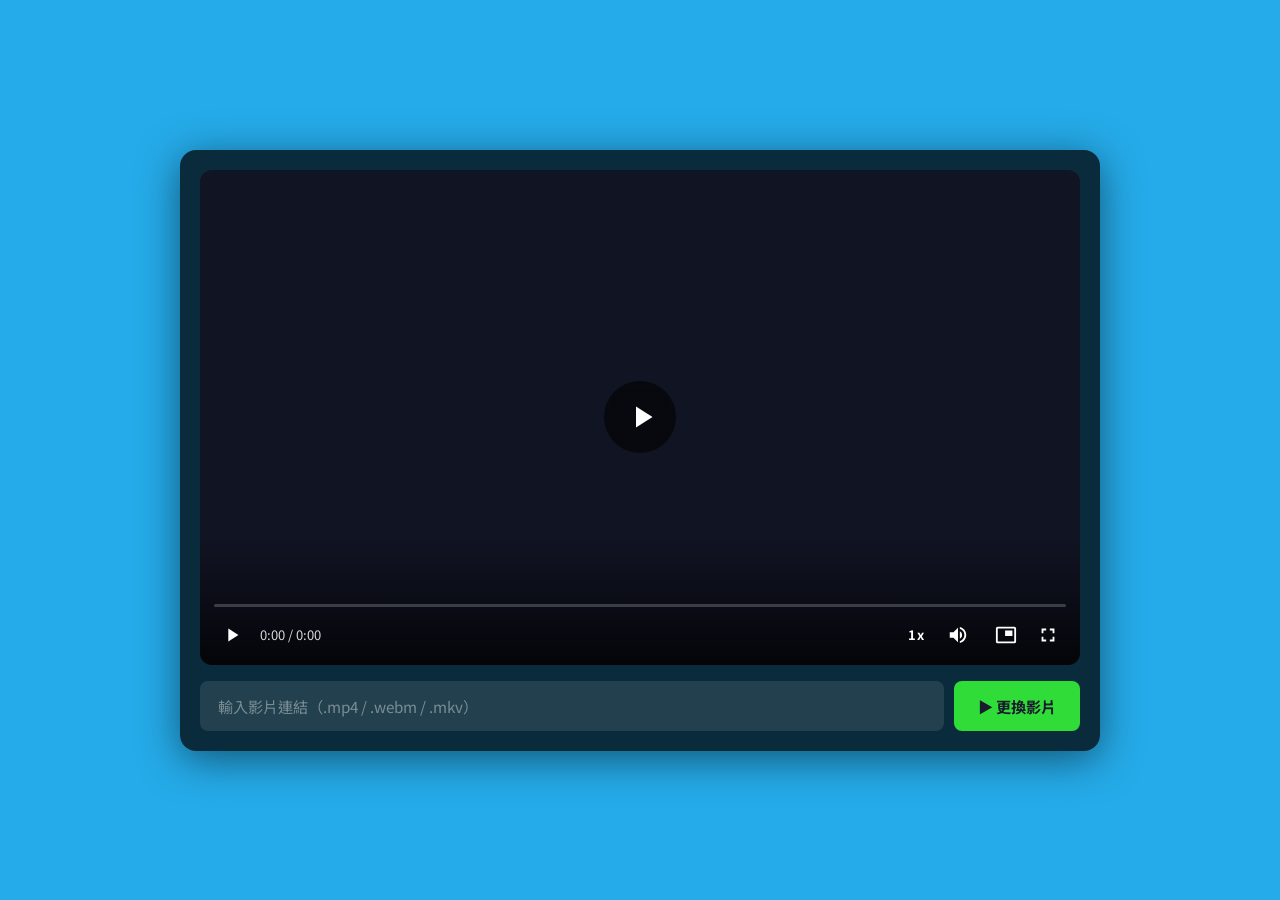
<file: index.html>
<!DOCTYPE html>
<html lang="zh-TW" prefix="og: http://ogp.me/ns#">
<head>
  <meta charset="UTF-8">
  <meta name="viewport" content="width=device-width, initial-scale=1.0">
  <meta name="description" content="時雨羽衣 (9歲) - 羽衣馬麻的專屬頁面">

  <meta property="og:title" content="時雨羽衣">
  <meta property="og:description" content="(9歲)">
  <meta property="og:url" content="https://rushiaismywaifu.github.io/ui_shigure">
  <meta property="og:image" content="https://raw.githubusercontent.com/rushiaismywaifu/rushiaismywaifu.github.io/main/image.png">
  <meta property="og:type" content="website">
  <meta property="og:site_name" content="Rushia My Beloved">

  <link rel="icon" href="https://raw.githubusercontent.com/rushiaismywaifu/rushiaismywaifu.github.io/main/favicon.ico" type="image/x-icon">
  <link rel="stylesheet" href="styles.css">
  <title>羽衣馬麻</title>
</head>
<body>
  <div class="background">
    <div class="content">

      <!-- ======== 自訂播放器 ======== -->
      <div class="player" id="player">
        <video id="video" preload="auto"
          src="https://github.com/rushiaismywaifu/ui_shigure/releases/download/1.0/ui_shigure.mkv">
        </video>

        <!-- 大播放按鈕 -->
        <div class="player__overlay" id="overlay">
          <button class="player__big-play" id="bigPlayBtn" aria-label="播放">
            <svg viewBox="0 0 24 24" fill="currentColor"><path d="M8 5v14l11-7z"/></svg>
          </button>
        </div>

        <!-- 載入動畫 -->
        <div class="player__spinner" id="spinner">
          <div class="player__spinner-circle"></div>
        </div>

        <!-- 播放/暫停動畫氣泡 -->
        <div class="player__action" id="actionIcon"></div>

        <!-- 底部漸層 -->
        <div class="player__gradient"></div>

        <!-- 控制列 -->
        <div class="player__controls" id="controls">
          <!-- 進度條 -->
          <div class="player__progress" id="progressArea">
            <div class="player__progress-track">
              <div class="player__progress-buffer" id="bufferBar"></div>
              <div class="player__progress-filled" id="filledBar"></div>
            </div>
            <div class="player__progress-tooltip" id="tooltip">0:00</div>
          </div>

          <!-- 按鈕列 -->
          <div class="player__bar">
            <button class="player__btn" id="playBtn" aria-label="播放"></button>
            <span class="player__time" id="timeDisplay">0:00 / 0:00</span>

            <div class="player__spacer"></div>

            <!-- ★ 倍速選單 -->
            <div class="player__speed-wrapper" id="speedWrapper">
              <button class="player__btn player__speed-btn" id="speedBtn" aria-label="播放速度">1x</button>
              <div class="player__speed-menu" id="speedMenu">
                <div class="player__speed-title">播放速度</div>
                <button class="player__speed-option" data-speed="0.25">0.25x</button>
                <button class="player__speed-option" data-speed="0.5">0.5x</button>
                <button class="player__speed-option" data-speed="0.75">0.75x</button>
                <button class="player__speed-option active" data-speed="1">正常</button>
                <button class="player__speed-option" data-speed="1.25">1.25x</button>
                <button class="player__speed-option" data-speed="1.5">1.5x</button>
                <button class="player__speed-option" data-speed="1.75">1.75x</button>
                <button class="player__speed-option" data-speed="2">2x</button>
              </div>
            </div>

            <button class="player__btn" id="volBtn" aria-label="音量"></button>
            <div class="player__vol-wrap" id="volWrap">
              <div class="player__vol-track" id="volTrack">
                <div class="player__vol-filled" id="volFilled"></div>
              </div>
            </div>
            <button class="player__btn" id="pipBtn" aria-label="子母畫面"></button>
            <button class="player__btn" id="fsBtn" aria-label="全螢幕"></button>
          </div>
        </div>
      </div>
      <!-- ======== /播放器 ======== -->

      <!-- 更換影片 -->
      <div class="input-wrapper">
        <input type="url" id="videoURL" class="url-input"
          placeholder="輸入影片連結（.mp4 / .webm / .mkv）" aria-label="影片連結">
        <button id="changeVideoBtn" class="change-btn">▶ 更換影片</button>
      </div>
      <div id="errorMsg" class="error-msg" role="alert" hidden></div>
    </div>
  </div>

  <script src="main.js"></script>
</body>
</html>
</file>
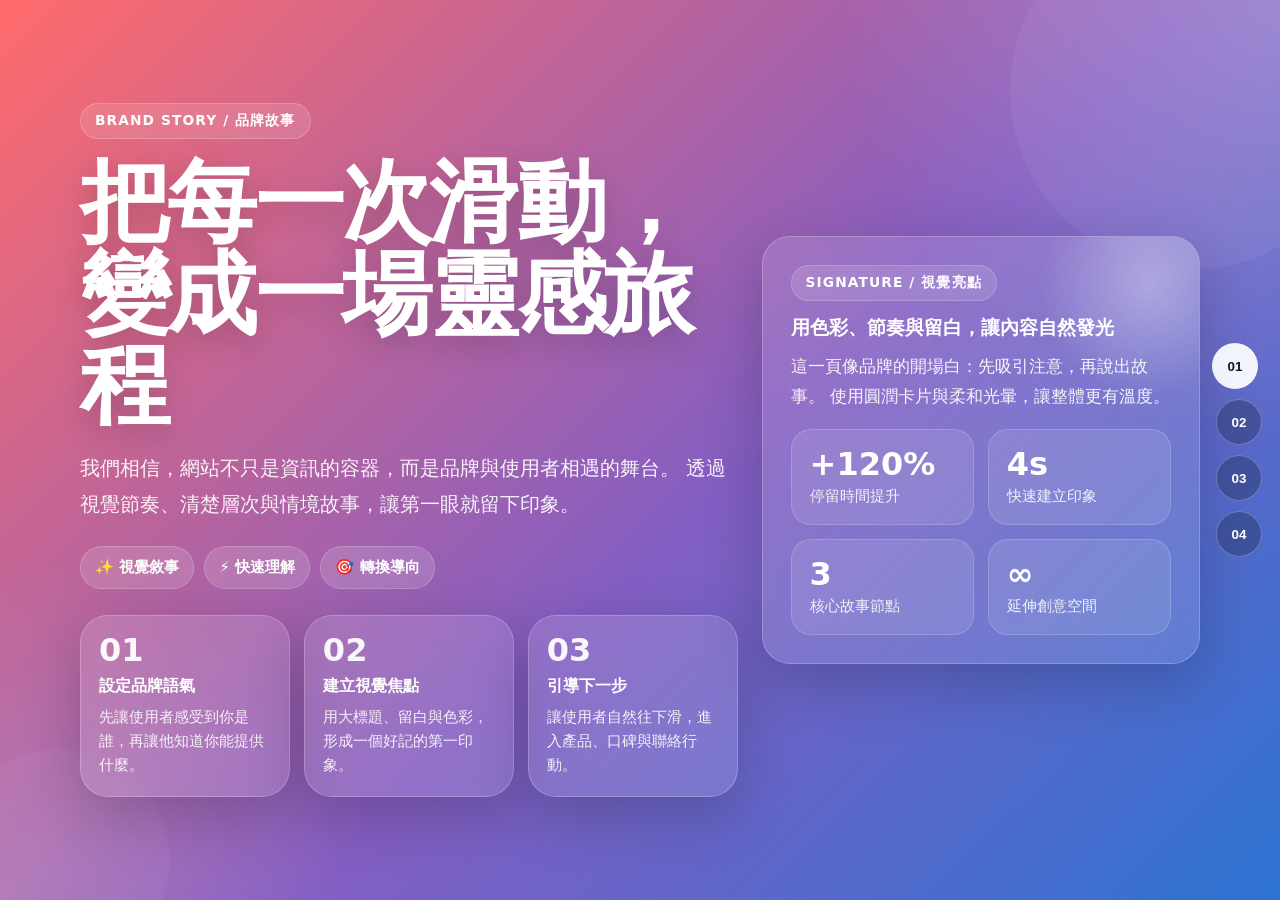
<file: mini.html>
<!DOCTYPE html>
<html lang="zh-Hant">
<head>
    <meta charset="UTF-8">
    <meta name="viewport" content="width=device-width, initial-scale=1.0">
    <title>創意 Scroll Snap 範例</title>
    <style>
        :root{
            --white: rgba(255,255,255,.95);
            --glass: rgba(255,255,255,.12);
            --glass-border: rgba(255,255,255,.22);
            --shadow: 0 20px 60px rgba(0,0,0,.20);
        }

        * { box-sizing: border-box; }

        html, body {
            margin: 0;
            padding: 0;
            height: 100%;
            background: #0f172a;
            color: #fff;
            font-family: "Noto Sans TC", "PingFang TC", "Microsoft JhengHei", system-ui, sans-serif;
        }

        body {
            overflow: hidden;
        }

        .container {
            height: 100vh;
            height: 100dvh;
            overflow-y: auto;
            overflow-x: hidden;
            scroll-snap-type: y mandatory;
            scroll-behavior: smooth;
        }

        .container::-webkit-scrollbar {
            width: 10px;
        }

        .container::-webkit-scrollbar-track {
            background: rgba(255,255,255,.06);
        }

        .container::-webkit-scrollbar-thumb {
            background: rgba(255,255,255,.25);
            border-radius: 999px;
        }

        section {
            position: relative;
            min-height: 100vh;
            min-height: 100dvh;
            padding: clamp(24px, 5vw, 64px);
            display: flex;
            align-items: center;
            justify-content: center;
            overflow: hidden;
            scroll-snap-align: start;
            scroll-snap-stop: always;
            isolation: isolate;
            color: #fff;
        }

        section::before,
        section::after {
            content: "";
            position: absolute;
            border-radius: 50%;
            pointer-events: none;
            opacity: .25;
        }

        .content {
            position: relative;
            z-index: 2;
            width: min(1120px, 100%);
        }

        .glass {
            background: var(--glass);
            border: 1px solid var(--glass-border);
            box-shadow: var(--shadow);
            backdrop-filter: blur(16px);
            -webkit-backdrop-filter: blur(16px);
            border-radius: 28px;
        }

        .eyebrow {
            display: inline-flex;
            align-items: center;
            gap: 8px;
            padding: 8px 14px;
            border-radius: 999px;
            background: rgba(255,255,255,.12);
            border: 1px solid rgba(255,255,255,.18);
            letter-spacing: .08em;
            font-size: .86rem;
            font-weight: 700;
            text-transform: uppercase;
        }

        h1, h2, h3, p {
            margin: 0;
        }

        h1 {
            font-size: clamp(2.8rem, 7vw, 5.8rem);
            line-height: 1.02;
            margin-top: 18px;
            margin-bottom: 18px;
            letter-spacing: -.03em;
            text-shadow: 0 10px 30px rgba(0,0,0,.18);
        }

        h2 {
            font-size: clamp(2rem, 4vw, 3.4rem);
            line-height: 1.08;
            margin-top: 14px;
            margin-bottom: 14px;
            letter-spacing: -.02em;
        }

        h3 {
            font-size: 1.2rem;
            margin-bottom: 10px;
        }

        p {
            font-size: 1.05rem;
            line-height: 1.8;
            color: rgba(255,255,255,.92);
        }

        .lead {
            font-size: clamp(1rem, 1.6vw, 1.25rem);
            max-width: 58ch;
        }

        .section-head {
            margin-bottom: 28px;
            max-width: 760px;
        }

        .section-head p {
            max-width: 62ch;
        }

        .pill-row {
            display: flex;
            flex-wrap: wrap;
            gap: 10px;
            margin-top: 24px;
            margin-bottom: 26px;
        }

        .pill {
            padding: 10px 14px;
            border-radius: 999px;
            background: rgba(255,255,255,.14);
            border: 1px solid rgba(255,255,255,.18);
            font-size: .95rem;
            font-weight: 600;
            color: #fff;
        }

        .hero-grid {
            display: grid;
            grid-template-columns: 1.2fr .8fr;
            gap: 24px;
            align-items: center;
        }

        .mini-row {
            display: grid;
            grid-template-columns: repeat(3, minmax(0, 1fr));
            gap: 14px;
            margin-top: 18px;
        }

        .mini-card {
            padding: 18px;
            min-height: 150px;
            display: flex;
            flex-direction: column;
            justify-content: space-between;
            transition: transform .25s ease, background .25s ease;
        }

        .mini-card:hover,
        .product-card:hover,
        .quote-card:hover,
        .contact-card:hover {
            transform: translateY(-6px);
            background: rgba(255,255,255,.16);
        }

        .mini-card .num {
            font-size: 2rem;
            font-weight: 800;
            line-height: 1;
            opacity: .95;
        }

        .mini-card .label {
            font-weight: 700;
            margin-top: 10px;
        }

        .mini-card .desc {
            font-size: .95rem;
            line-height: 1.6;
            opacity: .9;
            margin-top: 8px;
        }

        .feature-panel {
            position: relative;
            padding: 28px;
            min-height: 420px;
            display: flex;
            flex-direction: column;
            justify-content: space-between;
            gap: 18px;
            overflow: hidden;
        }

        .feature-panel::after {
            content: "";
            position: absolute;
            width: 220px;
            height: 220px;
            right: -60px;
            top: -60px;
            border-radius: 50%;
            background: radial-gradient(circle, rgba(255,255,255,.35), rgba(255,255,255,0) 70%);
            opacity: .9;
            pointer-events: none;
        }

        .feature-panel .quote {
            font-size: clamp(1.2rem, 2vw, 1.65rem);
            line-height: 1.5;
            font-weight: 700;
            max-width: 14ch;
        }

        .metric-grid {
            display: grid;
            grid-template-columns: repeat(2, minmax(0, 1fr));
            gap: 14px;
        }

        .metric {
            padding: 18px;
            border-radius: 20px;
            background: rgba(255,255,255,.10);
            border: 1px solid rgba(255,255,255,.16);
        }

        .metric strong {
            display: block;
            font-size: 2rem;
            line-height: 1;
            margin-bottom: 6px;
        }

        .metric span {
            color: rgba(255,255,255,.88);
            font-size: .92rem;
        }

        .product-grid {
            display: grid;
            grid-template-columns: repeat(3, minmax(0, 1fr));
            gap: 18px;
        }

        .product-card {
            padding: 24px;
            min-height: 340px;
            transition: transform .25s ease, background .25s ease;
        }

        .icon {
            width: 58px;
            height: 58px;
            border-radius: 18px;
            display: grid;
            place-items: center;
            font-size: 1.6rem;
            background: rgba(255,255,255,.14);
            border: 1px solid rgba(255,255,255,.18);
            margin-bottom: 16px;
        }

        .feature-list {
            list-style: none;
            padding: 0;
            margin: 18px 0 0;
            display: grid;
            gap: 10px;
        }

        .feature-list li {
            display: flex;
            align-items: flex-start;
            gap: 10px;
            font-size: .98rem;
            line-height: 1.6;
        }

        .feature-list li::before {
            content: "✓";
            font-weight: 800;
            color: #fff7b2;
            flex: 0 0 auto;
        }

        .tag-row {
            display: flex;
            flex-wrap: wrap;
            gap: 8px;
            margin-top: 16px;
        }

        .tag {
            padding: 7px 10px;
            border-radius: 999px;
            background: rgba(255,255,255,.10);
            border: 1px solid rgba(255,255,255,.16);
            font-size: .86rem;
        }

        .testimonial-grid {
            display: grid;
            grid-template-columns: 1.1fr .9fr;
            gap: 18px;
            align-items: stretch;
        }

        .quote-card {
            padding: 24px;
            transition: transform .25s ease, background .25s ease;
        }

        .quote-card.featured {
            display: flex;
            flex-direction: column;
            justify-content: space-between;
            min-height: 420px;
        }

        .stars {
            color: #ffe08a;
            letter-spacing: 2px;
            font-size: 1rem;
            margin-bottom: 16px;
        }

        .quote-text {
            font-size: clamp(1.2rem, 2vw, 1.7rem);
            line-height: 1.6;
            font-weight: 700;
            margin-bottom: 16px;
        }

        .author {
            margin-top: auto;
            opacity: .95;
            font-weight: 700;
        }

        .testimonial-side {
            display: grid;
            gap: 18px;
        }

        .quote-card.small {
            min-height: 160px;
        }

        .stats-box {
            padding: 24px;
            display: grid;
            gap: 14px;
        }

        .stats-row {
            display: grid;
            grid-template-columns: repeat(3, minmax(0, 1fr));
            gap: 12px;
        }

        .stat {
            padding: 16px;
            border-radius: 18px;
            background: rgba(255,255,255,.10);
            border: 1px solid rgba(255,255,255,.16);
        }

        .stat strong {
            display: block;
            font-size: 1.5rem;
            margin-bottom: 6px;
        }

        .stat span {
            font-size: .92rem;
            color: rgba(255,255,255,.88);
        }

        .contact-grid {
            display: grid;
            grid-template-columns: .95fr 1.05fr;
            gap: 18px;
            align-items: stretch;
        }

        .contact-card {
            padding: 26px;
            transition: transform .25s ease, background .25s ease;
        }

        .contact-list {
            list-style: none;
            padding: 0;
            margin: 18px 0 0;
            display: grid;
            gap: 12px;
        }

        .contact-list li {
            display: flex;
            align-items: center;
            gap: 10px;
            font-size: 1rem;
            line-height: 1.6;
        }

        .contact-list a {
            color: #fff;
            text-decoration: none;
            border-bottom: 1px dashed rgba(255,255,255,.45);
        }

        .contact-list a:hover {
            opacity: .9;
        }

        .steps {
            display: grid;
            grid-template-columns: repeat(3, minmax(0, 1fr));
            gap: 12px;
            margin-top: 20px;
        }

        .step {
            padding: 16px;
            border-radius: 18px;
            background: rgba(255,255,255,.10);
            border: 1px solid rgba(255,255,255,.16);
        }

        .step strong {
            display: block;
            font-size: 1.5rem;
            margin-bottom: 6px;
        }

        .step p {
            font-size: .94rem;
            line-height: 1.5;
        }

        .cta-row {
            display: flex;
            flex-wrap: wrap;
            gap: 12px;
            margin-top: 24px;
        }

        .btn {
            display: inline-flex;
            align-items: center;
            justify-content: center;
            gap: 8px;
            padding: 14px 18px;
            border-radius: 999px;
            text-decoration: none;
            font-weight: 800;
            transition: transform .25s ease, opacity .25s ease, background .25s ease;
        }

        .btn:hover {
            transform: translateY(-2px);
        }

        .btn-primary {
            background: #fff;
            color: #0f172a;
        }

        .btn-secondary {
            background: rgba(255,255,255,.12);
            border: 1px solid rgba(255,255,255,.18);
            color: #fff;
        }

        .footer-note {
            margin-top: 18px;
            font-size: .92rem;
            opacity: .85;
        }

        /* 各頁背景 */
        .page1 {
            background:
                radial-gradient(circle at top right, rgba(255,255,255,.22), transparent 28%),
                radial-gradient(circle at bottom left, rgba(255,255,255,.15), transparent 22%),
                linear-gradient(135deg, #ff6b6b 0%, #845ec2 55%, #2c73d2 100%);
        }

        .page2 {
            background:
                radial-gradient(circle at top left, rgba(255,255,255,.18), transparent 28%),
                radial-gradient(circle at bottom right, rgba(255,255,255,.12), transparent 24%),
                linear-gradient(135deg, #0f766e 0%, #06b6d4 50%, #38bdf8 100%);
        }

        .page3 {
            background:
                radial-gradient(circle at top right, rgba(255,255,255,.18), transparent 28%),
                radial-gradient(circle at bottom left, rgba(255,255,255,.13), transparent 24%),
                linear-gradient(135deg, #312e81 0%, #7c3aed 52%, #ec4899 100%);
        }

        .page4 {
            background:
                radial-gradient(circle at top left, rgba(255,255,255,.18), transparent 28%),
                radial-gradient(circle at bottom right, rgba(255,255,255,.12), transparent 24%),
                linear-gradient(135deg, #14532d 0%, #16a34a 55%, #22c55e 100%);
        }

        /* 各頁裝飾球 */
        .page1::before {
            width: 360px;
            height: 360px;
            top: -90px;
            right: -90px;
            background: rgba(255,255,255,.18);
        }

        .page1::after {
            width: 220px;
            height: 220px;
            bottom: -70px;
            left: -50px;
            background: rgba(255,255,255,.12);
        }

        .page2::before {
            width: 320px;
            height: 320px;
            top: -80px;
            left: -70px;
            background: rgba(255,255,255,.14);
        }

        .page2::after {
            width: 260px;
            height: 260px;
            bottom: -90px;
            right: -60px;
            background: rgba(255,255,255,.10);
        }

        .page3::before {
            width: 340px;
            height: 340px;
            top: -80px;
            right: -80px;
            background: rgba(255,255,255,.14);
        }

        .page3::after {
            width: 240px;
            height: 240px;
            bottom: -70px;
            left: -60px;
            background: rgba(255,255,255,.10);
        }

        .page4::before {
            width: 320px;
            height: 320px;
            top: -90px;
            left: -80px;
            background: rgba(255,255,255,.14);
        }

        .page4::after {
            width: 260px;
            height: 260px;
            bottom: -90px;
            right: -60px;
            background: rgba(255,255,255,.10);
        }

        /* 右側快速導覽 */
        .quick-nav {
            position: fixed;
            top: 50%;
            right: 18px;
            transform: translateY(-50%);
            z-index: 20;
            display: grid;
            gap: 10px;
        }

        .quick-nav button {
            width: 46px;
            height: 46px;
            border-radius: 999px;
            border: 1px solid rgba(255,255,255,.25);
            background: rgba(15,23,42,.28);
            color: #fff;
            backdrop-filter: blur(12px);
            -webkit-backdrop-filter: blur(12px);
            cursor: pointer;
            font-weight: 800;
            transition: transform .25s ease, background .25s ease, color .25s ease;
        }

        .quick-nav button:hover,
        .quick-nav button.active {
            background: rgba(255,255,255,.92);
            color: #0f172a;
            transform: translateX(-4px);
        }

        /* 動畫 */
        @keyframes float {
            0%, 100% { transform: translateY(0px); }
            50% { transform: translateY(-10px); }
        }

        .float {
            animation: float 5s ease-in-out infinite;
        }

        @media (max-width: 980px) {
            .hero-grid,
            .product-grid,
            .testimonial-grid,
            .contact-grid {
                grid-template-columns: 1fr;
            }

            .mini-row,
            .stats-row,
            .steps {
                grid-template-columns: 1fr;
            }

            .feature-panel,
            .quote-card.featured {
                min-height: auto;
            }
        }

        @media (max-width: 768px) {
            .quick-nav {
                top: auto;
                bottom: 14px;
                right: 50%;
                transform: translateX(50%);
                grid-auto-flow: column;
                grid-template-columns: repeat(4, 1fr);
                gap: 8px;
            }

            .quick-nav button {
                width: 42px;
                height: 42px;
            }

            h1 {
                font-size: clamp(2.5rem, 12vw, 4rem);
            }

            h2 {
                font-size: clamp(1.8rem, 8vw, 2.6rem);
            }

            p {
                font-size: 1rem;
            }
        }

        @media (prefers-reduced-motion: reduce) {
            *, *::before, *::after {
                animation: none !important;
                transition: none !important;
                scroll-behavior: auto !important;
            }
        }
    </style>
</head>
<body>
    <nav class="quick-nav" aria-label="頁面導覽">
        <button data-target="page1" class="active" title="第一頁">01</button>
        <button data-target="page2" title="第二頁">02</button>
        <button data-target="page3" title="第三頁">03</button>
        <button data-target="page4" title="第四頁">04</button>
    </nav>

    <main class="container">
        <!-- 第一頁：品牌故事 -->
        <section id="page1" class="page1">
            <div class="content hero-grid">
                <div>
                    <div class="eyebrow">Brand Story / 品牌故事</div>
                    <h1>把每一次滑動，變成一場靈感旅程</h1>
                    <p class="lead">
                        我們相信，網站不只是資訊的容器，而是品牌與使用者相遇的舞台。
                        透過視覺節奏、清楚層次與情境故事，讓第一眼就留下印象。
                    </p>

                    <div class="pill-row">
                        <span class="pill">✨ 視覺敘事</span>
                        <span class="pill">⚡ 快速理解</span>
                        <span class="pill">🎯 轉換導向</span>
                    </div>

                    <div class="mini-row">
                        <div class="mini-card glass float">
                            <div class="num">01</div>
                            <div class="label">設定品牌語氣</div>
                            <div class="desc">先讓使用者感受到你是誰，再讓他知道你能提供什麼。</div>
                        </div>

                        <div class="mini-card glass float">
                            <div class="num">02</div>
                            <div class="label">建立視覺焦點</div>
                            <div class="desc">用大標題、留白與色彩，形成一個好記的第一印象。</div>
                        </div>

                        <div class="mini-card glass float">
                            <div class="num">03</div>
                            <div class="label">引導下一步</div>
                            <div class="desc">讓使用者自然往下滑，進入產品、口碑與聯絡行動。</div>
                        </div>
                    </div>
                </div>

                <div class="feature-panel glass float">
                    <div>
                        <div class="eyebrow">Signature / 視覺亮點</div>
                        <h3 style="margin-top:14px;">用色彩、節奏與留白，讓內容自然發光</h3>
                        <p style="margin-top:10px;">
                            這一頁像品牌的開場白：先吸引注意，再說出故事。
                            使用圓潤卡片與柔和光暈，讓整體更有溫度。
                        </p>
                    </div>

                    <div class="metric-grid">
                        <div class="metric">
                            <strong>+120%</strong>
                            <span>停留時間提升</span>
                        </div>
                        <div class="metric">
                            <strong>4s</strong>
                            <span>快速建立印象</span>
                        </div>
                        <div class="metric">
                            <strong>3</strong>
                            <span>核心故事節點</span>
                        </div>
                        <div class="metric">
                            <strong>∞</strong>
                            <span>延伸創意空間</span>
                        </div>
                    </div>
                </div>
            </div>
        </section>

        <!-- 第二頁：核心產品 -->
        <section id="page2" class="page2">
            <div class="content">
                <div class="section-head">
                    <div class="eyebrow">Core Products / 核心產品</div>
                    <h2>三種方案，讓品牌從想法走到落地</h2>
                    <p>
                        從首頁、活動頁到產品頁，我們把視覺與內容一起設計，
                        讓每一個頁面都有自己的任務與亮點。
                    </p>
                </div>

                <div class="product-grid">
                    <article class="product-card glass float">
                        <div class="icon">🧩</div>
                        <h3>品牌官網</h3>
                        <p>適合建立完整形象，讓品牌故事、服務內容與聯絡資訊一次到位。</p>
                        <ul class="feature-list">
                            <li>RWD 響應式版型</li>
                            <li>清楚的資訊層級</li>
                            <li>適合品牌形象建立</li>
                        </ul>
                        <div class="tag-row">
                            <span class="tag">首頁</span>
                            <span class="tag">關於我們</span>
                            <span class="tag">服務介紹</span>
                        </div>
                    </article>

                    <article class="product-card glass float">
                        <div class="icon">🚀</div>
                        <h3>活動 / Landing Page</h3>
                        <p>用強烈的視覺焦點與明確 CTA，提升轉換與報名效率。</p>
                        <ul class="feature-list">
                            <li>高對比主視覺</li>
                            <li>行動呼籲明確</li>
                            <li>適合短期活動推廣</li>
                        </ul>
                        <div class="tag-row">
                            <span class="tag">報名</span>
                            <span class="tag">倒數計時</span>
                            <span class="tag">優惠活動</span>
                        </div>
                    </article>

                    <article class="product-card glass float">
                        <div class="icon">🛍️</div>
                        <h3>產品展示頁</h3>
                        <p>讓產品優點一眼可見，搭配情境圖與重點條列，強化購買意願。</p>
                        <ul class="feature-list">
                            <li>特色亮點卡片</li>
                            <li>產品規格整理</li>
                            <li>購買與詢問入口</li>
                        </ul>
                        <div class="tag-row">
                            <span class="tag">產品介紹</span>
                            <span class="tag">規格比較</span>
                            <span class="tag">立即詢價</span>
                        </div>
                    </article>
                </div>
            </div>
        </section>

        <!-- 第三頁：使用者見證 -->
        <section id="page3" class="page3">
            <div class="content">
                <div class="section-head">
                    <div class="eyebrow">User Voices / 使用者見證</div>
                    <h2>真實回饋，讓信任被看見</h2>
                    <p>
                        不是只有漂亮，而是讓人願意停留、理解，並採取行動。
                        真實使用者的回饋，往往比任何宣傳都更有力量。
                    </p>
                </div>

                <div class="testimonial-grid">
                    <article class="quote-card featured glass float">
                        <div>
                            <div class="stars">★★★★★</div>
                            <div class="quote-text">
                                「改版後，網站看起來更專業，
                                客戶也更容易理解我們的服務，
                                諮詢量真的明顯增加了。」
                            </div>
                        </div>
                        <div class="author">— Alex / 品牌經理</div>
                    </article>

                    <div class="testimonial-side">
                        <article class="quote-card small glass float">
                            <div class="stars">★★★★★</div>
                            <p>
                                「版面很有節奏感，重點一目了然，
                                使用者回饋也變得更正向。」
                            </p>
                            <div class="author" style="margin-top:14px;">— Mia / 行銷企劃</div>
                        </article>

                        <article class="quote-card small glass float">
                            <div class="stars">★★★★★</div>
                            <p>
                                「從故事到行動按鈕都設計得很順，
                                讓人想一直往下看。」
                            </p>
                            <div class="author" style="margin-top:14px;">— Kevin / 產品負責人</div>
                        </article>

                        <div class="stats-box glass">
                            <div class="eyebrow">Impact / 成效數據</div>
                            <div class="stats-row">
                                <div class="stat">
                                    <strong>98%</strong>
                                    <span>滿意度</span>
                                </div>
                                <div class="stat">
                                    <strong>2.3x</strong>
                                    <span>平均停留時間</span>
                                </div>
                                <div class="stat">
                                    <strong>+41%</strong>
                                    <span>詢問量提升</span>
                                </div>
                            </div>
                        </div>
                    </div>
                </div>
            </div>
        </section>

        <!-- 第四頁：立即聯絡 -->
        <section id="page4" class="page4">
            <div class="content contact-grid">
                <div class="contact-card glass float">
                    <div class="eyebrow">Contact / 立即聯絡</div>
                    <h2>準備好一起把想法做成作品了嗎？</h2>
                    <p style="margin-top:10px;">
                        如果你有品牌改版、活動頁面、電商首頁，
                        或任何需要更有故事性的網頁，我都很樂意幫你規劃。
                    </p>

                    <div class="cta-row">
                        <a class="btn btn-primary" href="mailto:hello@example.com">📩 立即發信</a>
                        <a class="btn btn-secondary" href="tel:+886212345678">📞 直接來電</a>
                    </div>

                    <div class="steps">
                        <div class="step">
                            <strong>1</strong>
                            <p>告訴我們你的目標與需求。</p>
                        </div>
                        <div class="step">
                            <strong>2</strong>
                            <p>我們提出結構與視覺方向。</p>
                        </div>
                        <div class="step">
                            <strong>3</strong>
                            <p>開始打造專屬你的頁面風格。</p>
                        </div>
                    </div>
                </div>

                <div class="contact-card glass float">
                    <div class="eyebrow">Information / 聯絡資訊</div>
                    <h3 style="margin-top:14px;">讓溝通更快，合作更順</h3>
                    <ul class="contact-list">
                        <li>📧 <a href="mailto:hello@example.com">hello@example.com</a></li>
                        <li>📱 <a href="tel:+886212345678">02-1234-5678</a></li>
                        <li>🕒 週一至週五 09:00–18:00</li>
                        <li>📍 台北市信義區創意大道 88 號</li>
                    </ul>

                    <p class="footer-note">
                        感謝你的時間，讓我們一起把內容變成有記憶點的體驗。
                    </p>
                </div>
            </div>
        </section>
    </main>

    <script>
        const container = document.querySelector('.container');
        const sections = document.querySelectorAll('section');
        const navButtons = document.querySelectorAll('.quick-nav button');

        navButtons.forEach(button => {
            button.addEventListener('click', () => {
                const target = document.getElementById(button.dataset.target);
                if (target) {
                    target.scrollIntoView({ behavior: 'smooth', block: 'start' });
                }
            });
        });

        const observer = new IntersectionObserver((entries) => {
            entries.forEach(entry => {
                if (entry.isIntersecting) {
                    navButtons.forEach(button => {
                        button.classList.toggle('active', button.dataset.target === entry.target.id);
                    });
                }
            });
        }, {
            root: container,
            threshold: 0.6
        });

        sections.forEach(section => observer.observe(section));
    </script>
</body>
</html>
</file>
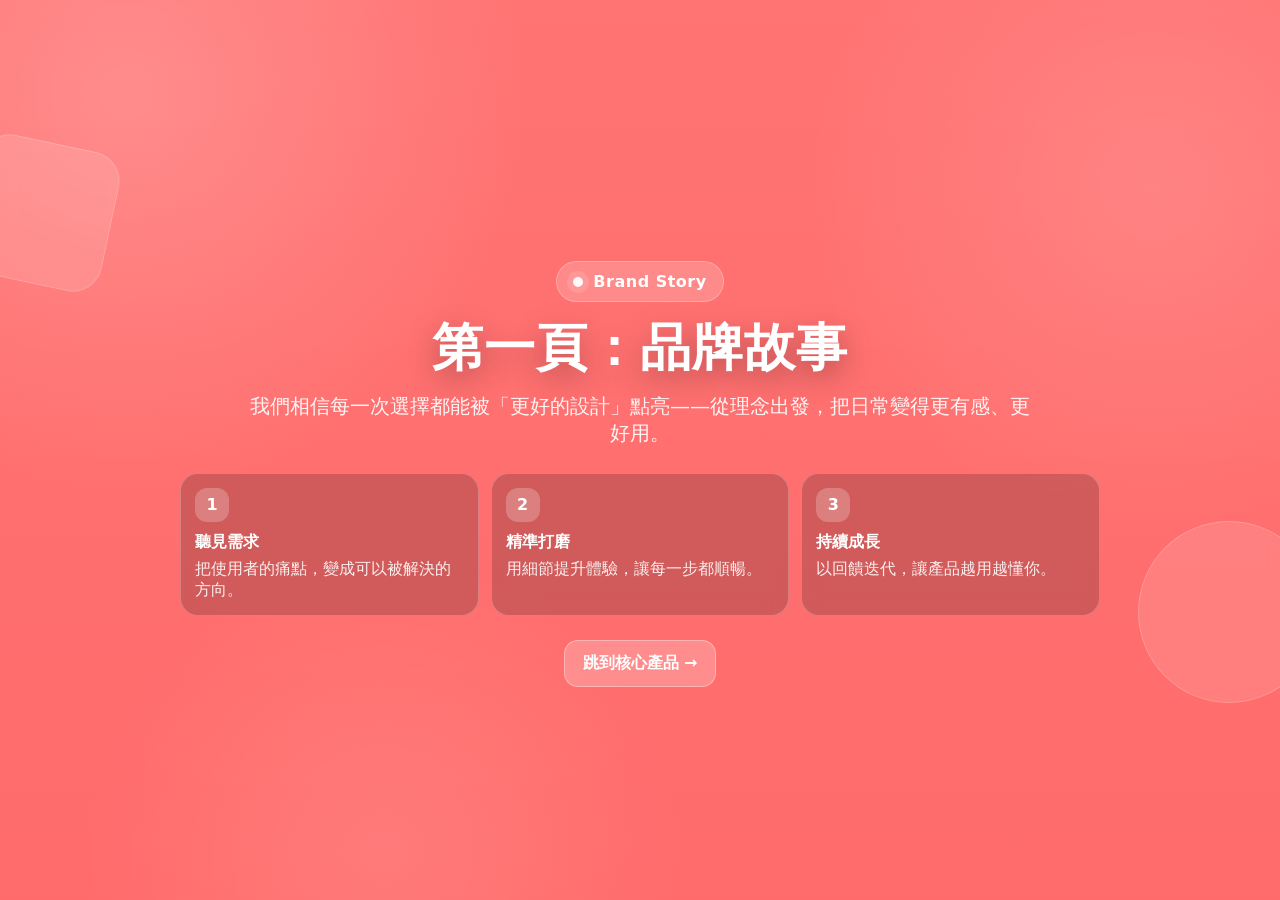
<file: nano.html>
<!DOCTYPE html>
<html lang="zh-Hant">
<head>
  <meta charset="UTF-8" />
  <meta name="viewport" content="width=device-width, initial-scale=1.0" />
  <title>CSS Scroll Snap 範例</title>
  <style>
    body, html {
      margin: 0;
      padding: 0;
      height: 100%;
      font-family: ui-sans-serif, system-ui, -apple-system, "Segoe UI", Roboto, "Noto Sans TC", sans-serif;
      background: #0b0f19;
    }

    .container {
      height: 100vh;
      height: 100dvh;
      overflow-y: auto;
      scroll-snap-type: y mandatory;
    }

    section {
      height: 100vh;
      height: 100dvh;
      display: flex;
      justify-content: center;
      align-items: center;
      scroll-snap-align: start;
      color: white;
      position: relative;
      overflow: hidden;
      padding: 24px;
    }

    /* 內容區 */
    .content {
      width: min(980px, 100%);
      position: relative;
      z-index: 2;
      display: grid;
      gap: 16px;
      text-align: center;
    }

    .kicker {
      display: inline-flex;
      align-items: center;
      gap: 10px;
      padding: 10px 16px;
      border-radius: 999px;
      background: rgba(255,255,255,0.18);
      border: 1px solid rgba(255,255,255,0.25);
      backdrop-filter: blur(10px);
      -webkit-backdrop-filter: blur(10px);
      width: fit-content;
      margin: 0 auto;
      letter-spacing: 0.5px;
      font-weight: 700;
    }

    .kicker .dot {
      width: 10px;
      height: 10px;
      border-radius: 999px;
      background: rgba(255,255,255,0.95);
      box-shadow: 0 0 0 6px rgba(255,255,255,0.12);
    }

    h2 {
      margin: 0;
      font-size: clamp(2rem, 4vw, 3.2rem);
      line-height: 1.15;
      text-shadow: 0 10px 30px rgba(0,0,0,0.28);
    }

    p.lead {
      margin: 0 auto;
      max-width: 62ch;
      font-size: clamp(1rem, 2vw, 1.25rem);
      color: rgba(255,255,255,0.92);
    }

    .btnRow {
      margin-top: 8px;
      display: flex;
      gap: 12px;
      justify-content: center;
      flex-wrap: wrap;
    }

    .btn {
      text-decoration: none;
      display: inline-flex;
      align-items: center;
      justify-content: center;
      gap: 10px;
      padding: 12px 18px;
      border-radius: 14px;
      font-weight: 800;
      border: 1px solid rgba(255,255,255,0.25);
      backdrop-filter: blur(10px);
      -webkit-backdrop-filter: blur(10px);
      transition: transform 0.15s ease, background 0.15s ease;
      color: white;
      background: rgba(255,255,255,0.12);
    }
    .btn:hover { transform: translateY(-2px); background: rgba(255,255,255,0.18); }
    .btn.primary {
      background: rgba(255,255,255,0.22);
      border-color: rgba(255,255,255,0.35);
    }

    /* 背景裝飾共用 */
    section::before {
      content: "";
      position: absolute;
      inset: -2px;
      background:
        radial-gradient(900px circle at 10% 10%, rgba(255,255,255,0.18), transparent 45%),
        radial-gradient(700px circle at 90% 20%, rgba(255,255,255,0.12), transparent 50%),
        radial-gradient(550px circle at 30% 90%, rgba(255,255,255,0.10), transparent 55%),
        linear-gradient(to bottom, rgba(255,255,255,0.06), rgba(255,255,255,0.00));
      z-index: 1;
      pointer-events: none;
    }

    /* 浮動小圖形：每頁顏色略不同 */
    .float-shape {
      position: absolute;
      width: 140px;
      height: 140px;
      border-radius: 30px;
      background: rgba(255,255,255,0.12);
      border: 1px solid rgba(255,255,255,0.18);
      backdrop-filter: blur(8px);
      -webkit-backdrop-filter: blur(8px);
      z-index: 1;
      animation: drift 6s ease-in-out infinite;
    }
    .s1 { left: -30px; top: 15%; transform: rotate(12deg); }
    .s2 { right: -40px; top: 55%; width: 180px; height: 180px; border-radius: 999px; animation-duration: 8s; }
    .s3 { left: 10%; bottom: -55px; width: 220px; height: 90px; border-radius: 999px; animation-duration: 7s; }

    @keyframes drift {
      0%, 100% { transform: translateY(0) translateX(0) rotate(0deg); opacity: 0.95; }
      50% { transform: translateY(-14px) translateX(10px) rotate(6deg); opacity: 0.75; }
    }

    @media (prefers-reduced-motion: reduce) {
      .float-shape { animation: none; }
      .btn { transition: none; }
    }

    /* Page 1：品牌故事（加入「時間軸」小卡） */
    .page1 { background: #ff6b6b; }
    .page1 h2 { letter-spacing: 1px; }
    .timeline {
      margin: 10px auto 0;
      display: grid;
      gap: 12px;
      grid-template-columns: repeat(3, minmax(0, 1fr));
      width: min(920px, 100%);
    }
    .step {
      background: rgba(0,0,0,0.18);
      border: 1px solid rgba(255,255,255,0.22);
      border-radius: 18px;
      padding: 14px 14px;
      backdrop-filter: blur(10px);
      -webkit-backdrop-filter: blur(10px);
      text-align: left;
    }
    .step .num {
      display: inline-flex;
      align-items: center;
      justify-content: center;
      width: 34px; height: 34px;
      border-radius: 12px;
      background: rgba(255,255,255,0.22);
      font-weight: 900;
      margin-bottom: 10px;
    }
    .step .t { font-weight: 900; margin: 0 0 6px; }
    .step .d { margin: 0; color: rgba(255,255,255,0.9); }

    /* Page 2：核心產品（加入「產品卡片」） */
    .page2 { background: #4ecdc4; }
    .cards {
      width: min(980px, 100%);
      margin: 6px auto 0;
      display: grid;
      grid-template-columns: repeat(3, minmax(0, 1fr));
      gap: 14px;
      text-align: left;
    }
    .card {
      background: rgba(0,0,0,0.18);
      border: 1px solid rgba(255,255,255,0.22);
      border-radius: 18px;
      padding: 16px;
      display: grid;
      gap: 10px;
      backdrop-filter: blur(10px);
      -webkit-backdrop-filter: blur(10px);
      min-height: 170px;
    }
    .icon {
      width: 44px; height: 44px;
      border-radius: 16px;
      display: grid;
      place-items: center;
      background: rgba(255,255,255,0.22);
      border: 1px solid rgba(255,255,255,0.28);
      font-size: 20px;
    }
    .card h3 {
      margin: 0;
      font-size: 1.15rem;
      letter-spacing: 0.2px;
    }
    .card .desc {
      margin: 0;
      color: rgba(255,255,255,0.92);
      line-height: 1.5;
      font-size: 0.98rem;
    }

    /* Page 3：使用者見證（加入「引言卡」） */
    .page3 { background: #45b7d1; }
    .quotes {
      width: min(980px, 100%);
      margin: 6px auto 0;
      display: grid;
      grid-template-columns: repeat(2, minmax(0, 1fr));
      gap: 14px;
    }
    .quote {
      background: rgba(0,0,0,0.18);
      border: 1px solid rgba(255,255,255,0.22);
      border-radius: 18px;
      padding: 16px;
      text-align: left;
      backdrop-filter: blur(10px);
      -webkit-backdrop-filter: blur(10px);
      position: relative;
      overflow: hidden;
    }
    .quote::after{
      content:"“";
      position:absolute;
      right:14px;
      top:8px;
      font-size: 72px;
      color: rgba(255,255,255,0.14);
      font-weight: 900;
      pointer-events: none;
    }
    .quote .msg {
      margin: 0 0 12px;
      color: rgba(255,255,255,0.95);
      line-height: 1.6;
      font-size: 1rem;
    }
    .quote .who {
      display: flex;
      align-items: center;
      gap: 10px;
      color: rgba(255,255,255,0.92);
      font-weight: 800;
    }
    .avatar {
      width: 38px; height: 38px;
      border-radius: 14px;
      display: grid;
      place-items: center;
      background: rgba(255,255,255,0.22);
      border: 1px solid rgba(255,255,255,0.28);
    }

    /* Page 4：立即聯絡（加入表單） */
    .page4 { background: #96ceb4; }
    .contactWrap{
      width: min(980px, 100%);
      margin: 6px auto 0;
      display: grid;
      grid-template-columns: 1.1fr 0.9fr;
      gap: 14px;
      align-items: start;
      text-align: left;
    }
    .panel{
      background: rgba(0,0,0,0.18);
      border: 1px solid rgba(255,255,255,0.22);
      border-radius: 18px;
      padding: 16px;
      backdrop-filter: blur(10px);
      -webkit-backdrop-filter: blur(10px);
    }
    .formGrid{
      display: grid;
      gap: 12px;
      margin-top: 8px;
    }
    label{
      font-weight: 850;
      color: rgba(255,255,255,0.95);
      font-size: 0.95rem;
    }
    input, textarea{
      width: 100%;
      padding: 12px 12px;
      border-radius: 14px;
      border: 1px solid rgba(255,255,255,0.25);
      background: rgba(255,255,255,0.12);
      color: white;
      outline: none;
    }
    textarea{ min-height: 110px; resize: vertical; }
    input::placeholder, textarea::placeholder { color: rgba(255,255,255,0.65); }
    .hint{
      margin: 10px 0 0;
      color: rgba(255,255,255,0.9);
      font-size: 0.95rem;
      line-height: 1.5;
    }

    .infoList{
      display: grid;
      gap: 12px;
      margin-top: 10px;
    }
    .infoItem{
      display: grid;
      gap: 6px;
      background: rgba(255,255,255,0.10);
      border: 1px solid rgba(255,255,255,0.18);
      border-radius: 16px;
      padding: 12px;
    }
    .infoItem .k{
      font-weight: 900;
      letter-spacing: 0.2px;
    }
    .infoItem .v{
      color: rgba(255,255,255,0.92);
      line-height: 1.4;
      font-size: 0.98rem;
    }

    @media (max-width: 860px){
      .timeline { grid-template-columns: 1fr; }
      .cards { grid-template-columns: 1fr; }
      .quotes { grid-template-columns: 1fr; }
      .contactWrap { grid-template-columns: 1fr; }
      .float-shape { display: none; } /* 小螢幕先省掉裝飾，保留乾淨 */
      .content { text-align: left; }
    }
  </style>
</head>
<body>
  <div class="container">
    <!-- Page 1 -->
    <section id="page1" class="page1">
      <div class="float-shape s1"></div>
      <div class="float-shape s2"></div>

      <div class="content">
        <div class="kicker"><span class="dot"></span> Brand Story</div>
        <h2>第一頁：品牌故事</h2>
        <p class="lead">我們相信每一次選擇都能被「更好的設計」點亮——從理念出發，把日常變得更有感、更好用。</p>

        <div class="timeline" aria-label="品牌故事時間軸">
          <div class="step">
            <div class="num">1</div>
            <p class="t">聽見需求</p>
            <p class="d">把使用者的痛點，變成可以被解決的方向。</p>
          </div>
          <div class="step">
            <div class="num">2</div>
            <p class="t">精準打磨</p>
            <p class="d">用細節提升體驗，讓每一步都順暢。</p>
          </div>
          <div class="step">
            <div class="num">3</div>
            <p class="t">持續成長</p>
            <p class="d">以回饋迭代，讓產品越用越懂你。</p>
          </div>
        </div>

        <div class="btnRow">
          <a class="btn primary" href="#page2">跳到核心產品 →</a>
        </div>
      </div>
    </section>

    <!-- Page 2 -->
    <section id="page2" class="page2">
      <div class="float-shape s1"></div>
      <div class="float-shape s2"></div>

      <div class="content">
        <div class="kicker"><span class="dot"></span> Core Products</div>
        <h2>第二頁：核心產品</h2>
        <p class="lead">把「好看、好用、好維護」做到同一件事上：速度、可用性與可靠性，三者兼顧。</p>

        <div class="cards" aria-label="核心產品卡片">
          <div class="card">
            <div class="icon">⚡</div>
            <h3>效能加速</h3>
            <p class="desc">輕量化設計降低延遲，讓互動更即時。</p>
          </div>
          <div class="card">
            <div class="icon">🧠</div>
            <h3>智能體驗</h3>
            <p class="desc">依情境呈現重點資訊，降低使用門檻。</p>
          </div>
          <div class="card">
            <div class="icon">🛡️</div>
            <h3>穩定可靠</h3>
            <p class="desc">一致的流程與清楚的狀態，使用更安心。</p>
          </div>
        </div>

        <div class="btnRow">
          <a class="btn" href="#page3">看使用者見證 →</a>
        </div>
      </div>
    </section>

    <!-- Page 3 -->
    <section id="page3" class="page3">
      <div class="float-shape s1"></div>
      <div class="float-shape s3"></div>

      <div class="content">
        <div class="kicker"><span class="dot"></span> User Love</div>
        <h2>第三頁：使用者見證</h2>
        <p class="lead">不是我們說得多厲害，而是你用起來的感受有多明顯。</p>

        <div class="quotes" aria-label="使用者見證">
          <div class="quote">
            <p class="msg">操作比想像中直覺，滑動的體驗也很順。每次使用都覺得「有被照顧」。</p>
            <div class="who">
              <span class="avatar">A</span>
              <span>Alex／設計師</span>
            </div>
          </div>
          <div class="quote">
            <p class="msg">資訊呈現剛剛好，不會太雜。重點看一眼就懂，效率明顯提升。</p>
            <div class="who">
              <span class="avatar">L</span>
              <span>Linda／產品經理</span>
            </div>
          </div>
          <div class="quote">
            <p class="msg">細節做得很穩：顏色、排版、互動都一致。整體感覺很舒服。</p>
            <div class="who">
              <span class="avatar">C</span>
              <span>Chen／工程師</span>
            </div>
          </div>
          <div class="quote">
            <p class="msg">我最在意速度和可讀性，這套真的兼顧到。用了之後回不去了。</p>
            <div class="who">
              <span class="avatar">M</span>
              <span>May／客服主管</span>
            </div>
          </div>
        </div>

        <div class="btnRow">
          <a class="btn primary" href="#page4">立即聯絡 →</a>
        </div>
      </div>
    </section>

    <!-- Page 4 -->
    <section id="page4" class="page4">
      <div class="float-shape s1"></div>
      <div class="float-shape s2"></div>

      <div class="content">
        <div class="kicker"><span class="dot"></span> Contact</div>
        <h2>第四頁：立即聯絡</h2>
        <p class="lead">想合作、想了解、想拿到 demo？把需求丟給我們，我們會盡快回覆。</p>

        <div class="contactWrap">
          <div class="panel">
            <strong style="font-size:1.1rem;">快速聯絡表單</strong>
            <form class="formGrid" onsubmit="event.preventDefault(); alert('已送出！（示範用，未連後端）');">
              <div>
                <label for="name">姓名</label>
                <input id="name" name="name" type="text" placeholder="例如：王小明" required />
              </div>
              <div>
                <label for="email">Email</label>
                <input id="email" name="email" type="email" placeholder="name@example.com" required />
              </div>
              <div>
                <label for="message">需求描述</label>
                <textarea id="message" name="message" placeholder="你想解決什麼問題？希望我們提供什麼？" required></textarea>
              </div>
              <div class="btnRow" style="justify-content:flex-start;">
                <button class="btn primary" type="submit">送出需求 ✨</button>
                <a class="btn" href="#page1">回到品牌故事</a>
              </div>
            </form>
            <p class="hint">提示：本頁是前端示範，送出後只會顯示提示視窗。</p>
          </div>

          <div class="panel">
            <strong style="font-size:1.1rem;">你會得到什麼</strong>
            <div class="infoList" aria-label="聯絡承諾資訊">
              <div class="infoItem">
                <div class="k">回覆速度</div>
                <div class="v">通常 24 小時內回覆（工作日）。</div>
              </div>
              <div class="infoItem">
                <div class="k">對應方案</div>
                <div class="v">依需求提供建議路線與可行性評估。</div>
              </div>
              <div class="infoItem">
                <div class="k">可交付內容</div>
                <div class="v">demo/流程圖/估時與下一步建議。</div>
              </div>
            </div>
          </div>
        </div>
      </div>
    </section>
  </div>
</body>
</html>
</file>
<file: styles.css>
@import url('https://fonts.googleapis.com/css2?family=Noto+Sans+TC:wght@400;700&display=swap');

:root {
  --accent: #30dd38;
  --accent-hover: #28c030;
  --player-bg: #1a1e36;
  --card-bg: rgba(0, 0, 0, 0.75);
  --radius: 12px;
}

*, *::before, *::after { box-sizing: border-box; margin: 0; padding: 0; }

body {
  font-family: 'Noto Sans TC', Arial, sans-serif;
  background: #25abe9;
  color: #fff;
  overflow: hidden;
}

/* ===== Background / Card ===== */
.background {
  background-image: url('https://raw.githubusercontent.com/rushiaismywaifu/ui_shigure/main/bg.jpg');
  background-size: cover;
  background-position: center;
  background-attachment: fixed;
  min-height: 100vh;
  display: flex;
  align-items: center;
  justify-content: center;
  padding: 20px;
}

.content {
  text-align: center;
  background: var(--card-bg);
  padding: 20px;
  border-radius: 16px;
  width: 100%;
  max-width: 920px;
  backdrop-filter: blur(12px);
  -webkit-backdrop-filter: blur(12px);
  box-shadow: 0 8px 40px rgba(0, 0, 0, 0.5);
}

/* ===== Player ===== */
.player {
  position: relative;
  width: 100%;
  aspect-ratio: 16 / 9;
  background: var(--player-bg);
  border-radius: var(--radius);
  overflow: hidden;
  cursor: pointer;
  user-select: none;
  -webkit-user-select: none;
}

.player video {
  display: block;
  width: 100%;
  height: 100%;
  object-fit: contain;
}

.player.hide-controls { cursor: none; }

.player:fullscreen,
.player:-webkit-full-screen { border-radius: 0; }
.player::backdrop { background: #000; }

/* ===== Overlay ===== */
.player__overlay {
  position: absolute;
  inset: 0;
  display: flex;
  align-items: center;
  justify-content: center;
  z-index: 5;
  background: rgba(0, 0, 0, 0.35);
  transition: opacity 0.3s;
}

.player__overlay.hidden { opacity: 0; pointer-events: none; }

.player__big-play {
  width: 72px; height: 72px;
  border: none; border-radius: 50%;
  background: rgba(0, 0, 0, 0.55);
  color: #fff; cursor: pointer;
  display: flex; align-items: center; justify-content: center;
  transition: transform 0.2s, background 0.2s;
  backdrop-filter: blur(6px);
}

.player__big-play svg { width: 36px; height: 36px; margin-left: 4px; }
.player__big-play:hover { transform: scale(1.12); background: var(--accent); color: #000; }

/* ===== Spinner ===== */
.player__spinner {
  position: absolute; top: 50%; left: 50%;
  transform: translate(-50%, -50%);
  z-index: 6; pointer-events: none; display: none;
}

.player__spinner.visible { display: block; }

.player__spinner-circle {
  width: 48px; height: 48px;
  border: 4px solid rgba(255, 255, 255, 0.15);
  border-top-color: var(--accent);
  border-radius: 50%;
  animation: spin 0.75s linear infinite;
}

@keyframes spin { to { transform: rotate(360deg); } }

/* ===== Action Bubble ===== */
.player__action {
  position: absolute; top: 50%; left: 50%;
  transform: translate(-50%, -50%);
  pointer-events: none; z-index: 7;
}

.player__action-bubble {
  width: 56px; height: 56px;
  background: rgba(0, 0, 0, 0.5);
  border-radius: 50%;
  display: flex; align-items: center; justify-content: center;
  animation: actionPop 0.45s ease forwards;
}

.player__action-bubble svg { width: 26px; height: 26px; fill: #fff; }

@keyframes actionPop {
  0%   { opacity: 0.9; transform: scale(0.8); }
  100% { opacity: 0;   transform: scale(1.4); }
}

/* ===== Gradient / Controls ===== */
.player__gradient {
  position: absolute; bottom: 0; left: 0; right: 0;
  height: 130px;
  background: linear-gradient(transparent, rgba(0, 0, 0, 0.75));
  pointer-events: none; z-index: 3;
  transition: opacity 0.3s;
}

.player__controls {
  position: absolute; bottom: 0; left: 0; right: 0;
  z-index: 10; padding: 0 14px 10px;
  transition: opacity 0.3s;
}

.player.hide-controls .player__controls,
.player.hide-controls .player__gradient { opacity: 0; }

/* ===== Progress Bar ===== */
.player__progress {
  position: relative; width: 100%; height: 18px;
  display: flex; align-items: center; cursor: pointer;
}

.player__progress-track {
  position: relative; width: 100%; height: 3px;
  background: rgba(255, 255, 255, 0.2); border-radius: 2px;
  transition: height 0.15s;
}

.player__progress:hover .player__progress-track,
.player__progress.dragging .player__progress-track { height: 6px; }

.player__progress-buffer {
  position: absolute; inset: 0; width: 0%;
  background: rgba(255, 255, 255, 0.25); border-radius: 2px;
}

.player__progress-filled {
  position: absolute; top: 0; left: 0; height: 100%; width: 0%;
  background: var(--accent); border-radius: 2px;
}

.player__progress-filled::after {
  content: ''; position: absolute; right: 0; top: 50%;
  width: 14px; height: 14px;
  background: var(--accent); border-radius: 50%;
  transform: translate(50%, -50%) scale(0);
  transition: transform 0.15s;
  box-shadow: 0 0 6px rgba(0, 0, 0, 0.4);
}

.player__progress:hover .player__progress-filled::after,
.player__progress.dragging .player__progress-filled::after {
  transform: translate(50%, -50%) scale(1);
}

.player__progress-tooltip {
  position: absolute; bottom: calc(100% + 6px);
  background: rgba(0, 0, 0, 0.85); color: #fff;
  font-size: 12px; padding: 3px 8px; border-radius: 4px;
  pointer-events: none; opacity: 0; transition: opacity 0.15s;
  transform: translateX(-50%); white-space: nowrap;
}

.player__progress:hover .player__progress-tooltip { opacity: 1; }

/* ===== Button Bar ===== */
.player__bar {
  display: flex; align-items: center; gap: 6px; height: 40px;
}

.player__btn {
  width: 36px; height: 36px;
  border: none; background: none; color: #fff;
  cursor: pointer; display: flex;
  align-items: center; justify-content: center;
  border-radius: 6px; transition: background 0.2s;
  flex-shrink: 0;
}

.player__btn svg { width: 22px; height: 22px; fill: currentColor; }
.player__btn:hover { background: rgba(255, 255, 255, 0.15); }

.player__time {
  font-size: 13px; color: rgba(255, 255, 255, 0.85);
  white-space: nowrap; font-variant-numeric: tabular-nums;
  padding: 0 4px;
}

.player__spacer { flex: 1; }

/* ===== Speed Button & Menu ===== */
.player__speed-wrapper {
  position: relative;
}

.player__speed-btn {
  width: auto !important;
  padding: 0 10px;
  font-size: 13px;
  font-weight: 700;
  font-family: inherit;
  letter-spacing: 0.02em;
}

.player__speed-menu {
  position: absolute;
  bottom: calc(100% + 10px);
  right: 50%;
  transform: translateX(50%);
  background: rgba(20, 20, 30, 0.95);
  backdrop-filter: blur(12px);
  -webkit-backdrop-filter: blur(12px);
  border-radius: 10px;
  padding: 6px 0;
  min-width: 130px;
  box-shadow: 0 8px 30px rgba(0, 0, 0, 0.5);
  border: 1px solid rgba(255, 255, 255, 0.08);
  opacity: 0;
  visibility: hidden;
  transform: translateX(50%) translateY(6px);
  transition: opacity 0.2s, transform 0.2s, visibility 0.2s;
  z-index: 20;
}

.player__speed-menu.open {
  opacity: 1;
  visibility: visible;
  transform: translateX(50%) translateY(0);
}

.player__speed-title {
  font-size: 11px;
  color: rgba(255, 255, 255, 0.45);
  text-align: center;
  padding: 4px 14px 6px;
  letter-spacing: 0.06em;
  border-bottom: 1px solid rgba(255, 255, 255, 0.08);
  margin-bottom: 2px;
}

.player__speed-option {
  display: flex;
  align-items: center;
  justify-content: center;
  width: 100%;
  padding: 8px 14px;
  border: none;
  background: none;
  color: rgba(255, 255, 255, 0.8);
  font-size: 13px;
  font-family: inherit;
  cursor: pointer;
  transition: background 0.15s, color 0.15s;
}

.player__speed-option:hover {
  background: rgba(255, 255, 255, 0.1);
  color: #fff;
}

.player__speed-option.active {
  color: var(--accent);
  font-weight: 700;
  position: relative;
}

.player__speed-option.active::before {
  content: '';
  position: absolute;
  left: 12px;
  width: 6px;
  height: 6px;
  background: var(--accent);
  border-radius: 50%;
}

/* ===== Volume ===== */
.player__vol-wrap {
  width: 0; overflow: hidden;
  transition: width 0.25s ease, margin 0.25s ease;
  display: flex; align-items: center; margin-left: 0;
}

.player__vol-wrap.open { width: 80px; margin-left: 2px; }

.player__vol-track {
  width: 100%; height: 4px;
  background: rgba(255, 255, 255, 0.2);
  border-radius: 2px; cursor: pointer; position: relative;
}

.player__vol-filled {
  height: 100%; background: #fff; border-radius: 2px;
  width: 100%; position: relative;
}

.player__vol-filled::after {
  content: ''; position: absolute; right: 0; top: 50%;
  width: 12px; height: 12px;
  background: #fff; border-radius: 50%;
  transform: translate(50%, -50%) scale(0);
  transition: transform 0.15s;
  box-shadow: 0 0 4px rgba(0, 0, 0, 0.3);
}

.player__vol-wrap.open .player__vol-filled::after {
  transform: translate(50%, -50%) scale(1);
}

/* ===== Input / Error ===== */
.input-wrapper {
  display: flex; gap: 10px; margin-top: 16px; flex-wrap: wrap;
}

.url-input {
  flex: 1; min-width: 200px; padding: 12px 16px;
  border: 2px solid transparent; border-radius: 8px;
  font-size: 0.95rem; font-family: inherit; outline: none;
  background: rgba(255, 255, 255, 0.1); color: #fff;
  transition: border-color 0.3s, background 0.3s;
}

.url-input::placeholder { color: rgba(255, 255, 255, 0.4); }
.url-input:focus { border-color: var(--accent); background: rgba(255, 255, 255, 0.15); }

.change-btn {
  padding: 12px 24px; border: none; border-radius: 8px;
  font-size: 0.95rem; font-family: inherit; font-weight: 700;
  cursor: pointer; background: var(--accent); color: #1a1a2e;
  white-space: nowrap; transition: background 0.3s, transform 0.15s;
}

.change-btn:hover { background: var(--accent-hover); }
.change-btn:active { transform: scale(0.96); }

.error-msg {
  margin-top: 12px; padding: 10px 16px; border-radius: 8px;
  font-size: 0.9rem; font-weight: 700;
  background: rgba(255, 60, 60, 0.2); color: #ff6b6b;
  animation: fadeIn 0.3s ease;
}

@keyframes fadeIn {
  from { opacity: 0; transform: translateY(-4px); }
  to   { opacity: 1; transform: translateY(0); }
}

/* ===== RWD ===== */
@media (max-width: 600px) {
  .background { padding: 10px; background-attachment: scroll; }
  .content { padding: 12px; }
  .input-wrapper { flex-direction: column; }
  .change-btn { width: 100%; }
  .player__big-play { width: 56px; height: 56px; }
  .player__big-play svg { width: 28px; height: 28px; }
  .player__bar { gap: 2px; }
  .player__btn { width: 32px; height: 32px; }
  .player__btn svg { width: 18px; height: 18px; }
  .player__time { font-size: 11px; }
  .player__speed-btn { font-size: 11px; padding: 0 6px; }
  .player__vol-wrap.open { width: 50px; }
  .player__speed-menu { min-width: 110px; }
}
</file>
